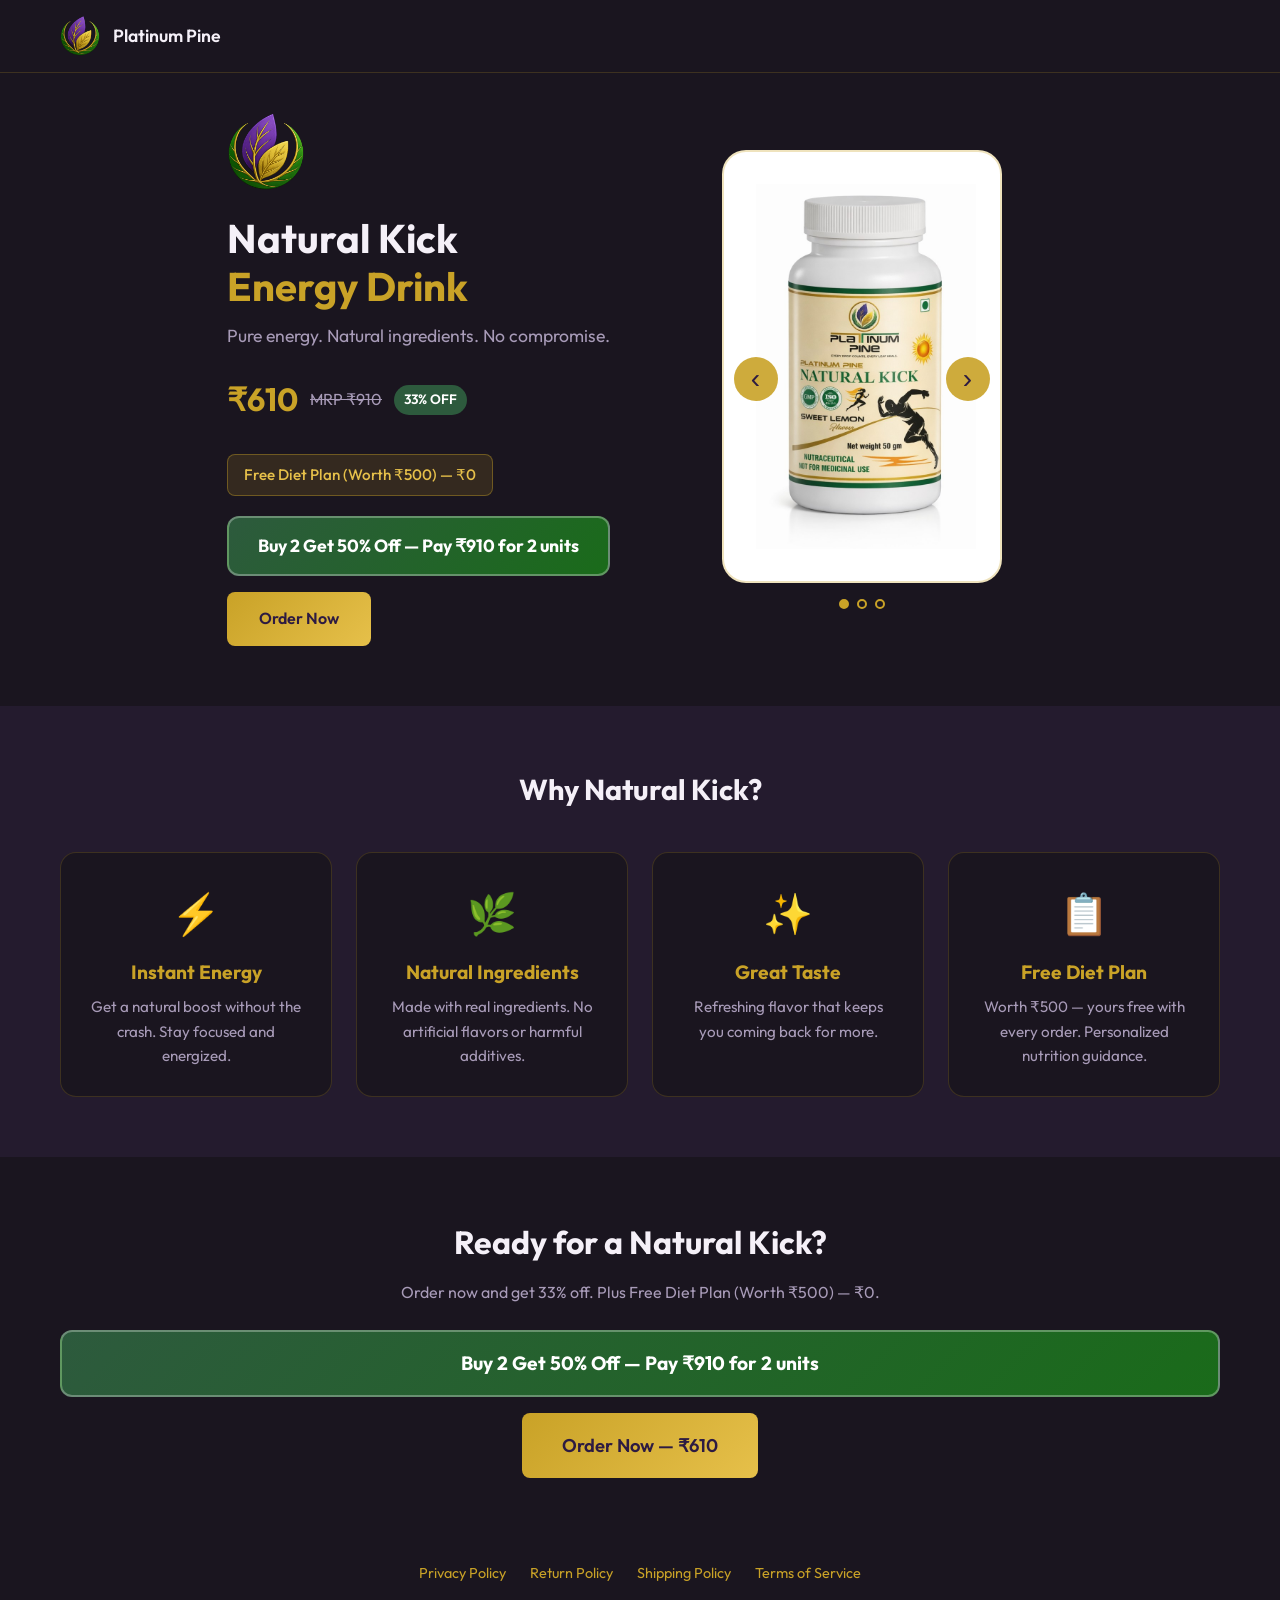
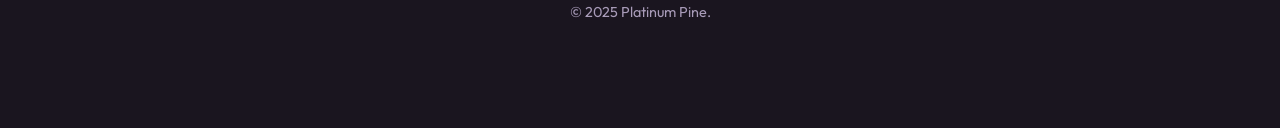
<file: index.html>
<!DOCTYPE html>
<html lang="en">
<head>
  <meta charset="UTF-8">
  <meta name="viewport" content="width=device-width, initial-scale=1.0">
  <meta name="description" content="Natural Kick Energy Drink by Platinum Pine - Pure energy, natural ingredients. Order now at ₹610.">
  <title>Natural Kick Energy Drink | Platinum Pine</title>
  <link rel="preconnect" href="https://fonts.googleapis.com">
  <link rel="preconnect" href="https://fonts.gstatic.com" crossorigin>
  <link href="https://fonts.googleapis.com/css2?family=Outfit:wght@400;500;600;700&display=swap" rel="stylesheet">
  <link rel="stylesheet" href="css/style.css">
  <script src="config.js"></script>
</head>
<body>
  <!-- Meta Pixel - Set metaPixelId in config.js to enable -->

  <header class="header">
    <div class="container">
      <a href="index.html" class="logo">
        <img src="assets/images/platinum-pine-logo.png" alt="Platinum Pine" class="logo-img">
        <span class="logo-text">Platinum Pine</span>
      </a>
    </div>
  </header>

  <main>
    <!-- Hero Section -->
    <section class="hero">
      <div class="container hero-grid">
        <div class="hero-content">
          <img src="assets/images/platinum-pine-logo.png" alt="Platinum Pine" class="hero-logo">
          <h1 class="hero-title">Natural Kick<br><span class="accent">Energy Drink</span></h1>
          <p class="hero-tagline">Pure energy. Natural ingredients. No compromise.</p>
          <div class="hero-price">
            <span class="price-current">₹610</span>
            <span class="price-mrp">MRP ₹910</span>
            <span class="price-badge">33% OFF</span>
          </div>
          <div class="hero-free-offer">
            Free Diet Plan (Worth ₹500) — ₹0
          </div>
          <a href="checkout.html?qty=2" class="buy2-hero-banner cta-order">
            Buy 2 Get 50% Off — Pay ₹910 for 2 units
          </a>
          <a href="checkout.html" class="btn btn-primary cta-order">
            Order Now
          </a>
        </div>
        <div class="hero-visual">
          <div class="product-carousel">
            <div class="carousel-track">
              <div class="product-placeholder carousel-slide active">
                <img src="assets/images/natural-kick-product.png" alt="Natural Kick Energy Drink - Sweet Lemon" class="product-img">
              </div>
              <div class="product-placeholder carousel-slide">
                <img src="assets/images/natural-kick-product-back.png" alt="Natural Kick - Product Details" class="product-img">
              </div>
              <div class="product-placeholder carousel-slide">
                <img src="assets/images/natural-kick-product-side.png" alt="Natural Kick - Ingredients & Nutrition" class="product-img">
              </div>
            </div>
            <button type="button" class="carousel-btn carousel-prev" aria-label="Previous">‹</button>
            <button type="button" class="carousel-btn carousel-next" aria-label="Next">›</button>
            <div class="carousel-dots">
              <button type="button" class="carousel-dot active" data-slide="0" aria-label="Slide 1"></button>
              <button type="button" class="carousel-dot" data-slide="1" aria-label="Slide 2"></button>
              <button type="button" class="carousel-dot" data-slide="2" aria-label="Slide 3"></button>
            </div>
          </div>
        </div>
      </div>
    </section>

    <!-- Benefits Section -->
    <section class="benefits">
      <div class="container">
        <h2 class="section-title">Why Natural Kick?</h2>
        <div class="benefits-grid">
          <div class="benefit-card">
            <div class="benefit-icon">⚡</div>
            <h3>Instant Energy</h3>
            <p>Get a natural boost without the crash. Stay focused and energized.</p>
          </div>
          <div class="benefit-card">
            <div class="benefit-icon">🌿</div>
            <h3>Natural Ingredients</h3>
            <p>Made with real ingredients. No artificial flavors or harmful additives.</p>
          </div>
          <div class="benefit-card">
            <div class="benefit-icon">✨</div>
            <h3>Great Taste</h3>
            <p>Refreshing flavor that keeps you coming back for more.</p>
          </div>
          <div class="benefit-card">
            <div class="benefit-icon">📋</div>
            <h3>Free Diet Plan</h3>
            <p>Worth ₹500 — yours free with every order. Personalized nutrition guidance.</p>
          </div>
        </div>
      </div>
    </section>

    <!-- CTA Section -->
    <section class="cta-section">
      <div class="container">
        <h2 class="cta-title">Ready for a Natural Kick?</h2>
        <p class="cta-subtitle">Order now and get 33% off. Plus Free Diet Plan (Worth ₹500) — ₹0.</p>
        <a href="checkout.html?qty=2" class="buy2-cta-banner cta-order">
          Buy 2 Get 50% Off — Pay ₹910 for 2 units
        </a>
        <a href="checkout.html" class="btn btn-primary btn-large cta-order">
          Order Now — ₹610
        </a>
      </div>
    </section>
  </main>

  <!-- Sticky CTA (Mobile) -->
  <div class="sticky-cta">
    <a href="checkout.html" class="btn btn-primary btn-block cta-order">
      Order Now — ₹610 <span class="sticky-cta-note">Free Diet Plan included</span>
    </a>
  </div>

  <footer class="footer">
    <div class="container">
      <div class="footer-links">
        <a href="privacy-policy.html">Privacy Policy</a>
        <a href="return-policy.html">Return Policy</a>
        <a href="shipping-policy.html">Shipping Policy</a>
        <a href="terms-of-service.html">Terms of Service</a>
      </div>
      <p>&copy; 2025 Platinum Pine.</p>
    </div>
  </footer>

  <script src="js/main.js"></script>
  <script>
    (function() {
      var slides = document.querySelectorAll('.carousel-slide');
      var dots = document.querySelectorAll('.carousel-dot');
      var prev = document.querySelector('.carousel-prev');
      var next = document.querySelector('.carousel-next');
      var current = 0;
      function goTo(n) {
        slides[current].classList.remove('active');
        if (dots[current]) dots[current].classList.remove('active');
        current = (n + slides.length) % slides.length;
        slides[current].classList.add('active');
        if (dots[current]) dots[current].classList.add('active');
      }
      if (prev) prev.onclick = function() { goTo(current - 1); };
      if (next) next.onclick = function() { goTo(current + 1); };
      dots.forEach(function(d, i) { d.onclick = function() { goTo(i); }; });
    })();
  </script>
  <script>
    if (typeof CONFIG !== 'undefined' && CONFIG.metaPixelId && CONFIG.metaPixelId !== 'YOUR_PIXEL_ID') {
      !function(f,b,e,v,n,t,s){if(f.fbq)return;n=f.fbq=function(){n.callMethod?n.callMethod.apply(n,arguments):n.queue.push(arguments)};if(!f._fbq)f._fbq=n;n.push=n;n.loaded=!0;n.version='2.0';n.queue=[];t=b.createElement(e);t.async=!0;t.src=v;s=b.getElementsByTagName(e)[0];s.parentNode.insertBefore(t,s)}(window,document,'script','https://connect.facebook.net/en_US/fbevents.js');
      fbq('init', CONFIG.metaPixelId);
      fbq('track', 'PageView');
      var n=document.createElement('noscript');n.innerHTML='<img height="1" width="1" style="display:none" src="https://www.facebook.com/tr?id='+CONFIG.metaPixelId+'&ev=PageView&noscript=1"/>';document.body.appendChild(n);
    }
  </script>
</body>
</html>
</file>
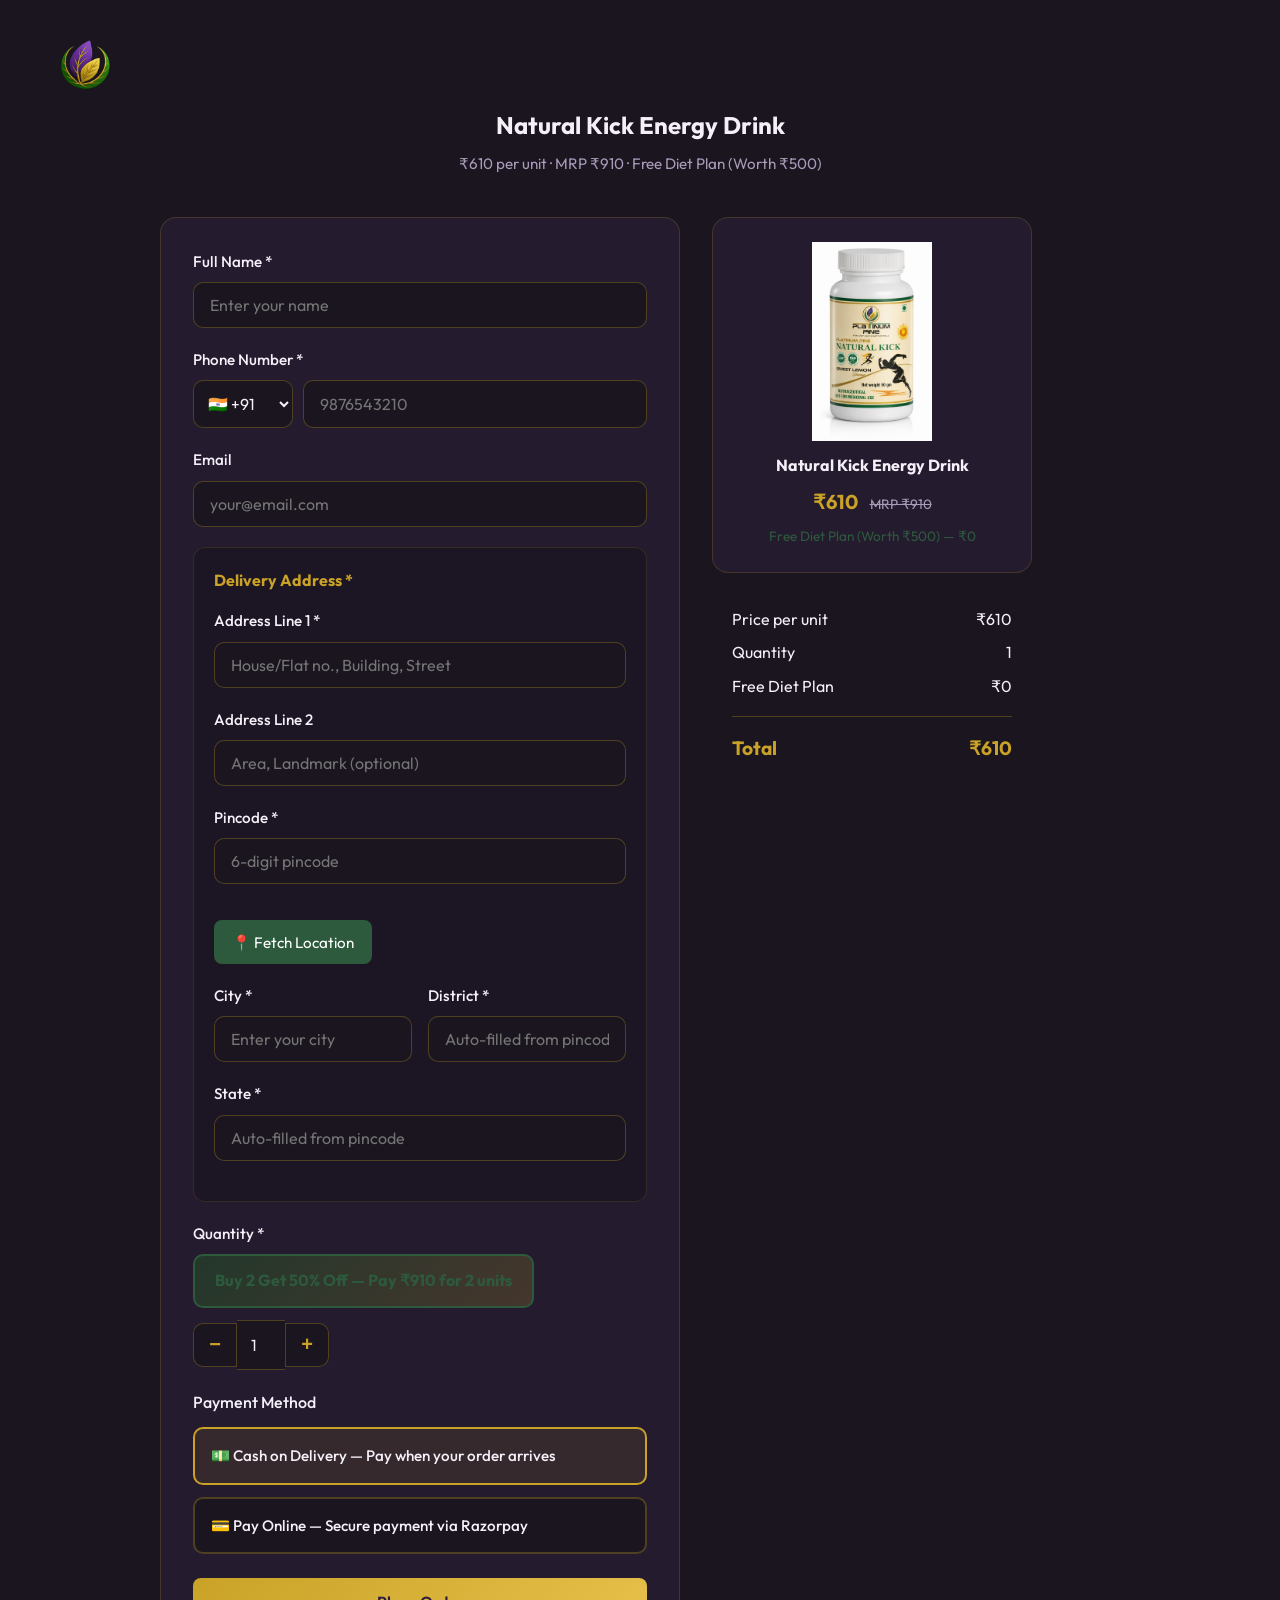
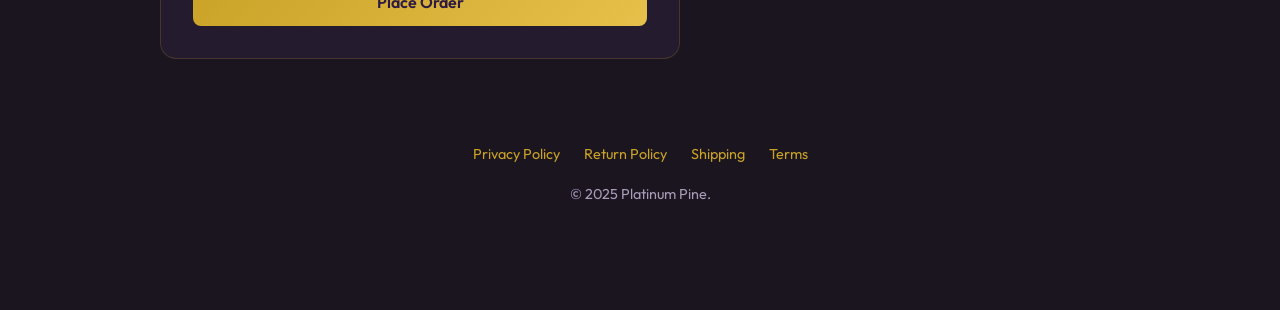
<file: checkout.html>
<!DOCTYPE html>
<html lang="en">
<head>
  <meta charset="UTF-8">
  <meta name="viewport" content="width=device-width, initial-scale=1.0">
  <meta name="description" content="Order Natural Kick Energy Drink - Platinum Pine">
  <title>Order Now | Natural Kick - Platinum Pine</title>
  <link rel="preconnect" href="https://fonts.googleapis.com">
  <link rel="preconnect" href="https://fonts.gstatic.com" crossorigin>
  <link href="https://fonts.googleapis.com/css2?family=Outfit:wght@400;500;600;700&display=swap" rel="stylesheet">
  <link rel="stylesheet" href="css/style.css">
  <script src="https://checkout.razorpay.com/v1/checkout.js"></script>
</head>
<body>
  <script src="config.js"></script>
  <script>
    if (typeof CONFIG !== 'undefined' && CONFIG.metaPixelId && CONFIG.metaPixelId !== 'YOUR_PIXEL_ID' && !window.fbq) {
      !function(f,b,e,v,n,t,s){if(f.fbq)return;n=f.fbq=function(){n.callMethod?n.callMethod.apply(n,arguments):n.queue.push(arguments)};if(!f._fbq)f._fbq=n;n.push=n;n.loaded=!0;n.version='2.0';n.queue=[];t=b.createElement(e);t.async=!0;t.src=v;s=b.getElementsByTagName(e)[0];s.parentNode.insertBefore(t,s)}(window,document,'script','https://connect.facebook.net/en_US/fbevents.js');
      fbq('init', CONFIG.metaPixelId);
      fbq('track', 'PageView');
    }
  </script>
  <div class="checkout-page">
    <div class="container">
      <div class="checkout-header">
        <a href="index.html" class="logo">
          <img src="assets/images/platinum-pine-logo.png" alt="Platinum Pine" class="logo-img">
        </a>
        <h1 class="checkout-title">Natural Kick Energy Drink</h1>
        <p class="checkout-subtitle">₹610 per unit · MRP ₹910 · Free Diet Plan (Worth ₹500)</p>
      </div>

      <div class="checkout-layout">
        <form id="order-form" class="order-form">
        <div class="form-group">
          <label for="name">Full Name *</label>
          <input type="text" id="name" name="name" required placeholder="Enter your name">
        </div>
        <div class="form-group">
          <label for="phone">Phone Number *</label>
          <div class="phone-input-group">
            <select id="phone_country" name="phone_country" class="phone-country">
              <option value="+91" selected>🇮🇳 +91</option>
              <option value="+1">🇺🇸 +1</option>
              <option value="+44">🇬🇧 +44</option>
              <option value="+971">🇦🇪 +971</option>
            </select>
            <input type="tel" id="phone" name="phone" required placeholder="9876543210" maxlength="10" inputmode="numeric" pattern="[0-9]{10}">
          </div>
        </div>
        <div class="form-group">
          <label for="email">Email</label>
          <input type="email" id="email" name="email" placeholder="your@email.com">
        </div>

        <div class="address-section">
          <h3 class="address-section-title">Delivery Address *</h3>
          <div class="form-group">
            <label for="address_line1">Address Line 1 *</label>
            <input type="text" id="address_line1" name="address_line1" required placeholder="House/Flat no., Building, Street">
          </div>
          <div class="form-group">
            <label for="address_line2">Address Line 2</label>
            <input type="text" id="address_line2" name="address_line2" placeholder="Area, Landmark (optional)">
          </div>
          <div class="form-group form-group-pincode">
            <label for="pincode">Pincode *</label>
            <input type="text" id="pincode" name="pincode" required placeholder="6-digit pincode" maxlength="6" pattern="[0-9]{6}" inputmode="numeric">
            <span class="pincode-status" id="pincode-status"></span>
            <button type="button" class="btn-fetch-location" id="fetch-location-btn" title="Fetch location from pincode">📍 Fetch Location</button>
          </div>
          <div class="form-row">
            <div class="form-group">
              <label for="city">City *</label>
              <input type="text" id="city" name="city" required placeholder="Enter your city">
            </div>
            <div class="form-group">
              <label for="district">District *</label>
              <input type="text" id="district" name="district" required placeholder="Auto-filled from pincode">
            </div>
          </div>
          <div class="form-group">
            <label for="state">State *</label>
            <input type="text" id="state" name="state" required placeholder="Auto-filled from pincode">
          </div>
        </div>

        <div class="form-group form-group-quantity">
          <label for="quantity">Quantity *</label>
          <a href="checkout.html?qty=2" class="buy2-offer-badge" id="buy2-offer-badge">Buy 2 Get 50% Off — Pay ₹910 for 2 units</a>
          <div class="quantity-selector">
            <button type="button" class="qty-btn" id="qty-minus" aria-label="Decrease">−</button>
            <input type="number" id="quantity" name="quantity" value="1" min="1" max="10" inputmode="numeric">
            <button type="button" class="qty-btn" id="qty-plus" aria-label="Increase">+</button>
          </div>
          <p id="buy2-congrats-hint" class="buy2-congrats-hint" style="display:none">You're saving ₹910! Total: ₹910 for 2 units</p>
        </div>

        <div class="order-summary">
          <p><span>Price per unit</span><span id="price-per-unit-display">₹610</span></p>
          <p><span>Quantity</span><span id="qty-display">1</span></p>
          <p id="order-discount-row" style="display:none"><span>50% off (Buy 2)</span><span><s>₹1820</s> ₹910</span></p>
          <p><span>Free Diet Plan</span><span>₹0</span></p>
          <p class="total"><span>Total</span><span id="order-total">₹610</span></p>
        </div>

        <div class="payment-method">
          <label>Payment Method</label>
          <label class="payment-option selected" data-method="cod">
            <input type="radio" name="payment_method" value="cod" checked>
            <span class="payment-label">💵 Cash on Delivery — Pay when your order arrives</span>
          </label>
          <label class="payment-option" data-method="online">
            <input type="radio" name="payment_method" value="online">
            <span class="payment-label">💳 Pay Online — Secure payment via Razorpay</span>
          </label>
        </div>

        <button type="submit" class="btn btn-primary btn-block">
          Place Order
        </button>
      </form>

        <aside class="checkout-sidebar">
          <div class="sidebar-product">
            <img src="assets/images/natural-kick-product.png" alt="Natural Kick" class="sidebar-product-img">
            <h3>Natural Kick Energy Drink</h3>
            <p class="sidebar-price">₹610 <span class="mrp">MRP ₹910</span></p>
            <p class="sidebar-free-offer">Free Diet Plan (Worth ₹500) — ₹0</p>
          </div>
          <div class="order-summary order-summary-sidebar">
            <p><span>Price per unit</span><span id="price-per-unit-sidebar">₹610</span></p>
            <p><span>Quantity</span><span id="qty-display-sidebar">1</span></p>
            <p id="order-discount-row-sidebar" style="display:none"><span>50% off (Buy 2)</span><span><s>₹1820</s> ₹910</span></p>
            <p><span>Free Diet Plan</span><span>₹0</span></p>
            <p class="total"><span>Total</span><span id="order-total-sidebar">₹610</span></p>
          </div>
        </aside>
      </div>
    </div>
  </div>

  <footer class="footer footer-checkout">
    <div class="container">
      <div class="footer-links">
        <a href="privacy-policy.html">Privacy Policy</a>
        <a href="return-policy.html">Return Policy</a>
        <a href="shipping-policy.html">Shipping</a>
        <a href="terms-of-service.html">Terms</a>
      </div>
      <p>&copy; 2025 Platinum Pine.</p>
    </div>
  </footer>

  <script src="js/main.js"></script>
  <script>
    if (typeof trackEvent === 'function') trackEvent('InitiateCheckout', { content_name: 'Natural Kick Energy Drink' });
  </script>
  <script>
    // Quantity +/- buttons - main.js updateTotal handles all display updates
    var qtyInput = document.getElementById('quantity');
    document.getElementById('qty-minus').addEventListener('click', function() {
      var v = parseInt(qtyInput.value) || 1;
      if (v > 1) { qtyInput.value = v - 1; qtyInput.dispatchEvent(new Event('change')); }
    });
    document.getElementById('qty-plus').addEventListener('click', function() {
      var v = parseInt(qtyInput.value) || 1;
      if (v < 10) { qtyInput.value = v + 1; qtyInput.dispatchEvent(new Event('change')); }
    });
  </script>
</body>
</html>
</file>
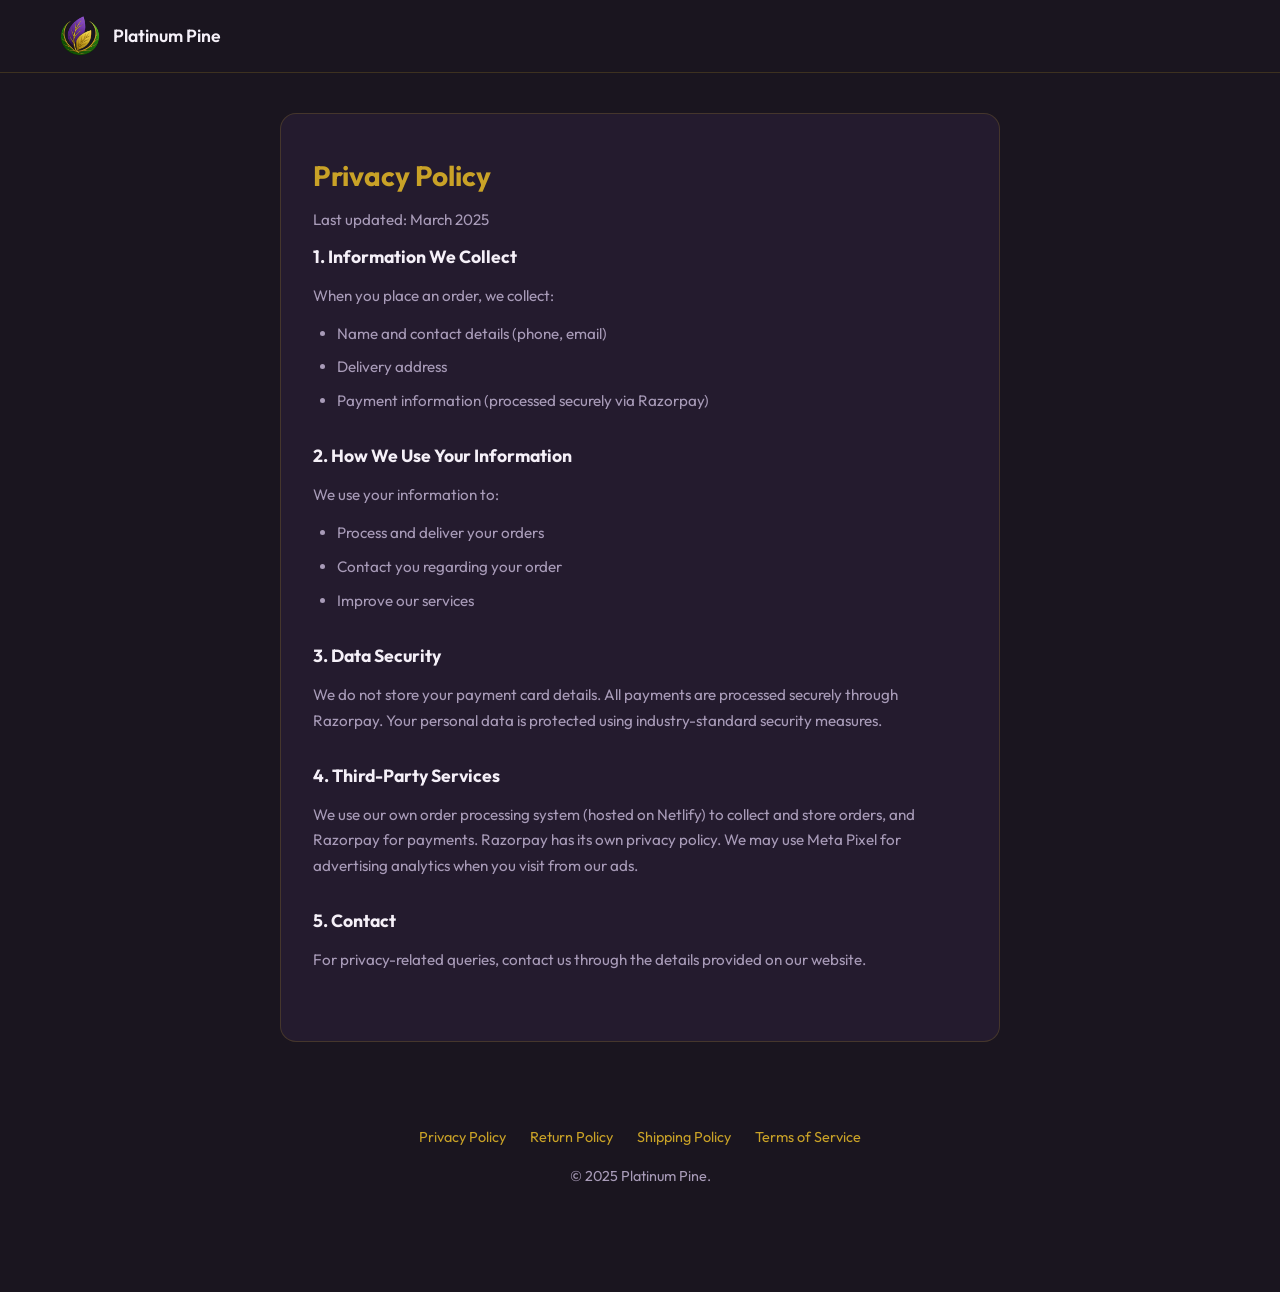
<file: privacy-policy.html>
<!DOCTYPE html>
<html lang="en">
<head>
  <meta charset="UTF-8">
  <meta name="viewport" content="width=device-width, initial-scale=1.0">
  <meta name="description" content="Privacy Policy - Platinum Pine">
  <title>Privacy Policy | Platinum Pine</title>
  <link rel="preconnect" href="https://fonts.googleapis.com">
  <link rel="preconnect" href="https://fonts.gstatic.com" crossorigin>
  <link href="https://fonts.googleapis.com/css2?family=Outfit:wght@400;500;600;700&display=swap" rel="stylesheet">
  <link rel="stylesheet" href="css/style.css">
</head>
<body>
  <header class="header">
    <div class="container">
      <a href="index.html" class="logo">
        <img src="assets/images/platinum-pine-logo.png" alt="Platinum Pine" class="logo-img">
        <span class="logo-text">Platinum Pine</span>
      </a>
    </div>
  </header>

  <main class="policy-page">
    <div class="container">
      <div class="policy-content">
        <h1>Privacy Policy</h1>
        <p class="policy-updated">Last updated: March 2025</p>

        <section>
          <h2>1. Information We Collect</h2>
          <p>When you place an order, we collect:</p>
          <ul>
            <li>Name and contact details (phone, email)</li>
            <li>Delivery address</li>
            <li>Payment information (processed securely via Razorpay)</li>
          </ul>
        </section>

        <section>
          <h2>2. How We Use Your Information</h2>
          <p>We use your information to:</p>
          <ul>
            <li>Process and deliver your orders</li>
            <li>Contact you regarding your order</li>
            <li>Improve our services</li>
          </ul>
        </section>

        <section>
          <h2>3. Data Security</h2>
          <p>We do not store your payment card details. All payments are processed securely through Razorpay. Your personal data is protected using industry-standard security measures.</p>
        </section>

        <section>
          <h2>4. Third-Party Services</h2>
          <p>We use our own order processing system (hosted on Netlify) to collect and store orders, and Razorpay for payments. Razorpay has its own privacy policy. We may use Meta Pixel for advertising analytics when you visit from our ads.</p>
        </section>

        <section>
          <h2>5. Contact</h2>
          <p>For privacy-related queries, contact us through the details provided on our website.</p>
        </section>
      </div>
    </div>
  </main>

  <footer class="footer">
    <div class="container">
      <div class="footer-links">
        <a href="privacy-policy.html">Privacy Policy</a>
        <a href="return-policy.html">Return Policy</a>
        <a href="shipping-policy.html">Shipping Policy</a>
        <a href="terms-of-service.html">Terms of Service</a>
      </div>
      <p>&copy; 2025 Platinum Pine.</p>
    </div>
  </footer>
</body>
</html>
</file>
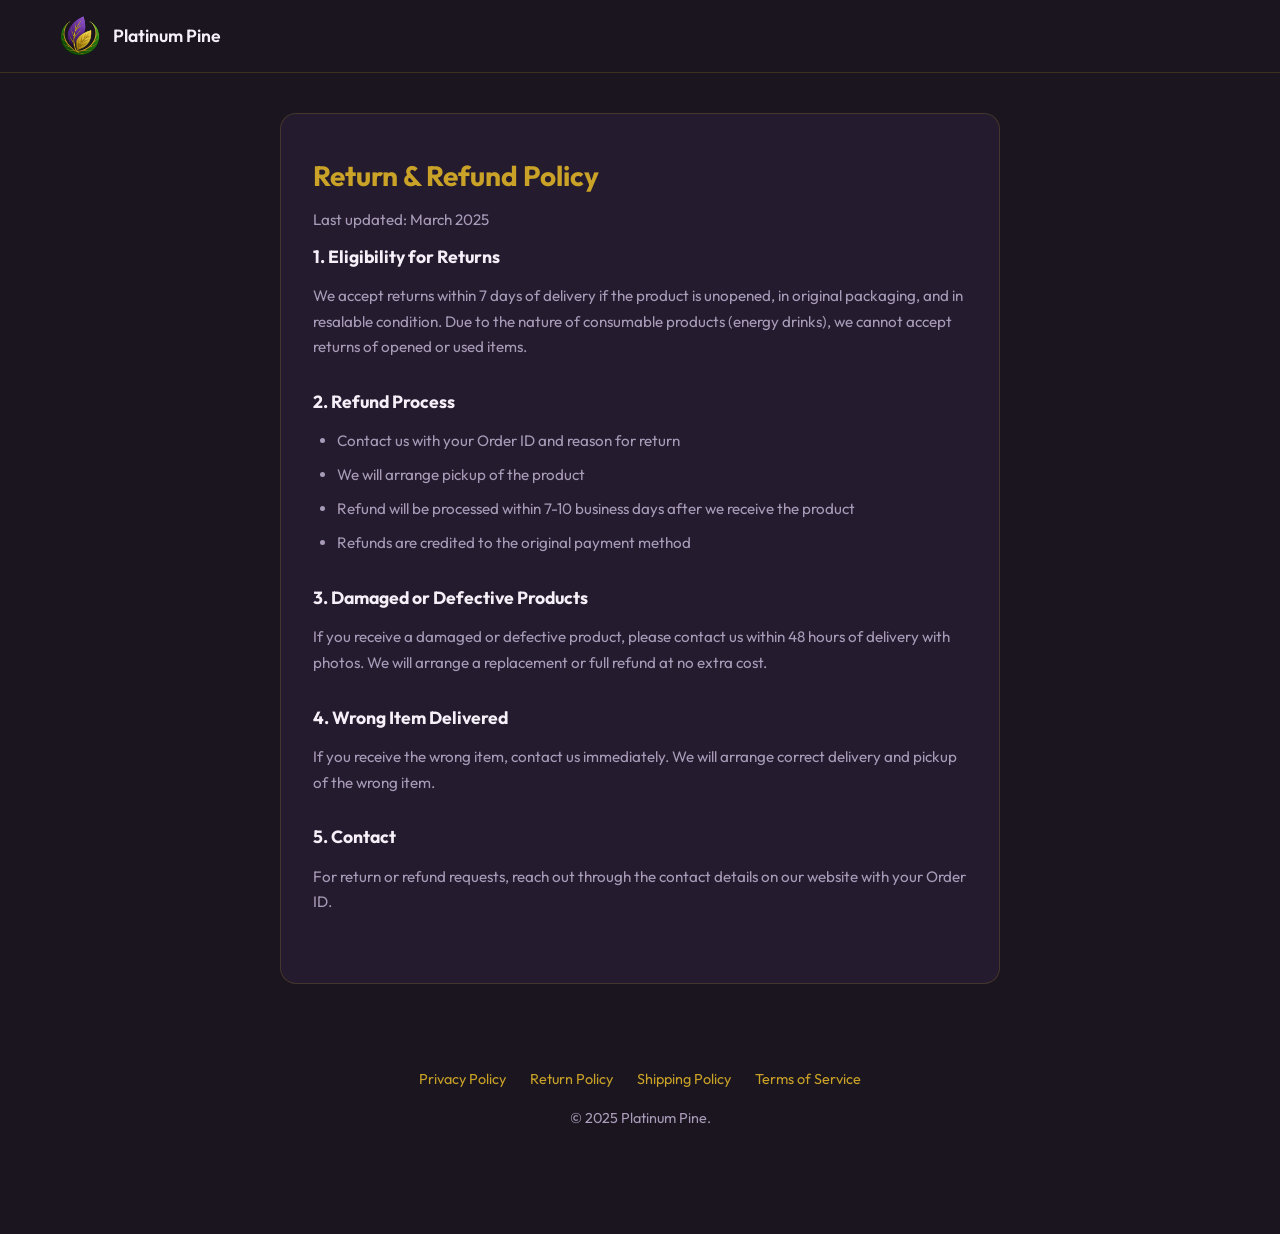
<file: return-policy.html>
<!DOCTYPE html>
<html lang="en">
<head>
  <meta charset="UTF-8">
  <meta name="viewport" content="width=device-width, initial-scale=1.0">
  <meta name="description" content="Return & Refund Policy - Platinum Pine">
  <title>Return Policy | Platinum Pine</title>
  <link rel="preconnect" href="https://fonts.googleapis.com">
  <link rel="preconnect" href="https://fonts.gstatic.com" crossorigin>
  <link href="https://fonts.googleapis.com/css2?family=Outfit:wght@400;500;600;700&display=swap" rel="stylesheet">
  <link rel="stylesheet" href="css/style.css">
</head>
<body>
  <header class="header">
    <div class="container">
      <a href="index.html" class="logo">
        <img src="assets/images/platinum-pine-logo.png" alt="Platinum Pine" class="logo-img">
        <span class="logo-text">Platinum Pine</span>
      </a>
    </div>
  </header>

  <main class="policy-page">
    <div class="container">
      <div class="policy-content">
        <h1>Return & Refund Policy</h1>
        <p class="policy-updated">Last updated: March 2025</p>

        <section>
          <h2>1. Eligibility for Returns</h2>
          <p>We accept returns within 7 days of delivery if the product is unopened, in original packaging, and in resalable condition. Due to the nature of consumable products (energy drinks), we cannot accept returns of opened or used items.</p>
        </section>

        <section>
          <h2>2. Refund Process</h2>
          <ul>
            <li>Contact us with your Order ID and reason for return</li>
            <li>We will arrange pickup of the product</li>
            <li>Refund will be processed within 7-10 business days after we receive the product</li>
            <li>Refunds are credited to the original payment method</li>
          </ul>
        </section>

        <section>
          <h2>3. Damaged or Defective Products</h2>
          <p>If you receive a damaged or defective product, please contact us within 48 hours of delivery with photos. We will arrange a replacement or full refund at no extra cost.</p>
        </section>

        <section>
          <h2>4. Wrong Item Delivered</h2>
          <p>If you receive the wrong item, contact us immediately. We will arrange correct delivery and pickup of the wrong item.</p>
        </section>

        <section>
          <h2>5. Contact</h2>
          <p>For return or refund requests, reach out through the contact details on our website with your Order ID.</p>
        </section>
      </div>
    </div>
  </main>

  <footer class="footer">
    <div class="container">
      <div class="footer-links">
        <a href="privacy-policy.html">Privacy Policy</a>
        <a href="return-policy.html">Return Policy</a>
        <a href="shipping-policy.html">Shipping Policy</a>
        <a href="terms-of-service.html">Terms of Service</a>
      </div>
      <p>&copy; 2025 Platinum Pine.</p>
    </div>
  </footer>
</body>
</html>
</file>
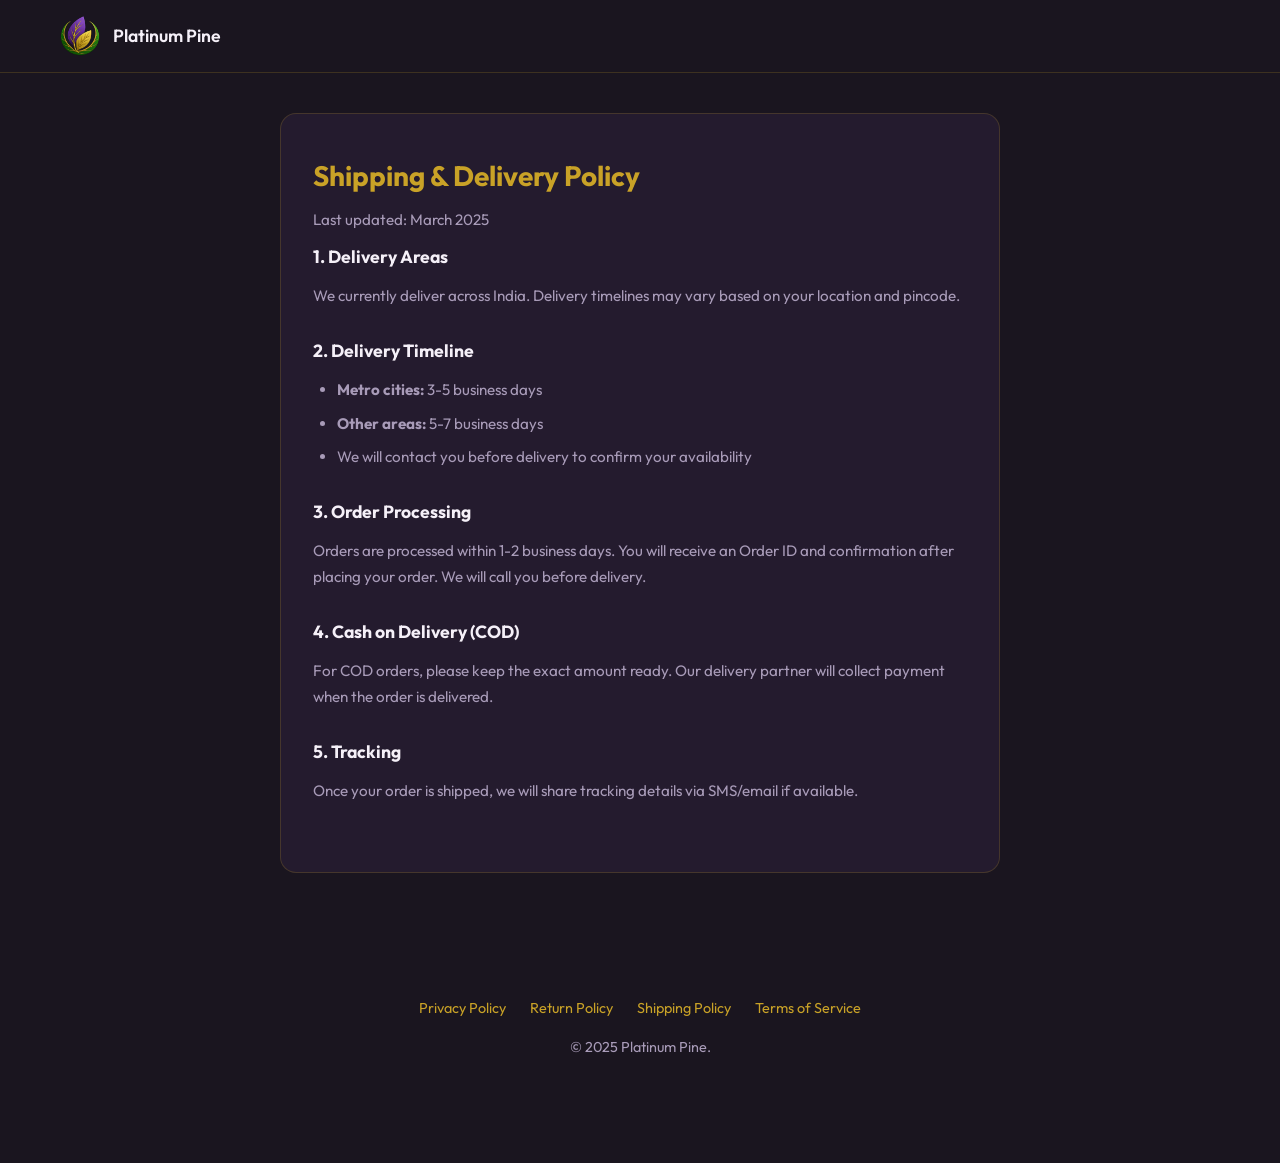
<file: shipping-policy.html>
<!DOCTYPE html>
<html lang="en">
<head>
  <meta charset="UTF-8">
  <meta name="viewport" content="width=device-width, initial-scale=1.0">
  <meta name="description" content="Shipping & Delivery Policy - Platinum Pine">
  <title>Shipping Policy | Platinum Pine</title>
  <link rel="preconnect" href="https://fonts.googleapis.com">
  <link rel="preconnect" href="https://fonts.gstatic.com" crossorigin>
  <link href="https://fonts.googleapis.com/css2?family=Outfit:wght@400;500;600;700&display=swap" rel="stylesheet">
  <link rel="stylesheet" href="css/style.css">
</head>
<body>
  <header class="header">
    <div class="container">
      <a href="index.html" class="logo">
        <img src="assets/images/platinum-pine-logo.png" alt="Platinum Pine" class="logo-img">
        <span class="logo-text">Platinum Pine</span>
      </a>
    </div>
  </header>

  <main class="policy-page">
    <div class="container">
      <div class="policy-content">
        <h1>Shipping & Delivery Policy</h1>
        <p class="policy-updated">Last updated: March 2025</p>

        <section>
          <h2>1. Delivery Areas</h2>
          <p>We currently deliver across India. Delivery timelines may vary based on your location and pincode.</p>
        </section>

        <section>
          <h2>2. Delivery Timeline</h2>
          <ul>
            <li><strong>Metro cities:</strong> 3-5 business days</li>
            <li><strong>Other areas:</strong> 5-7 business days</li>
            <li>We will contact you before delivery to confirm your availability</li>
          </ul>
        </section>

        <section>
          <h2>3. Order Processing</h2>
          <p>Orders are processed within 1-2 business days. You will receive an Order ID and confirmation after placing your order. We will call you before delivery.</p>
        </section>

        <section>
          <h2>4. Cash on Delivery (COD)</h2>
          <p>For COD orders, please keep the exact amount ready. Our delivery partner will collect payment when the order is delivered.</p>
        </section>

        <section>
          <h2>5. Tracking</h2>
          <p>Once your order is shipped, we will share tracking details via SMS/email if available.</p>
        </section>
      </div>
    </div>
  </main>

  <footer class="footer">
    <div class="container">
      <div class="footer-links">
        <a href="privacy-policy.html">Privacy Policy</a>
        <a href="return-policy.html">Return Policy</a>
        <a href="shipping-policy.html">Shipping Policy</a>
        <a href="terms-of-service.html">Terms of Service</a>
      </div>
      <p>&copy; 2025 Platinum Pine.</p>
    </div>
  </footer>
</body>
</html>
</file>
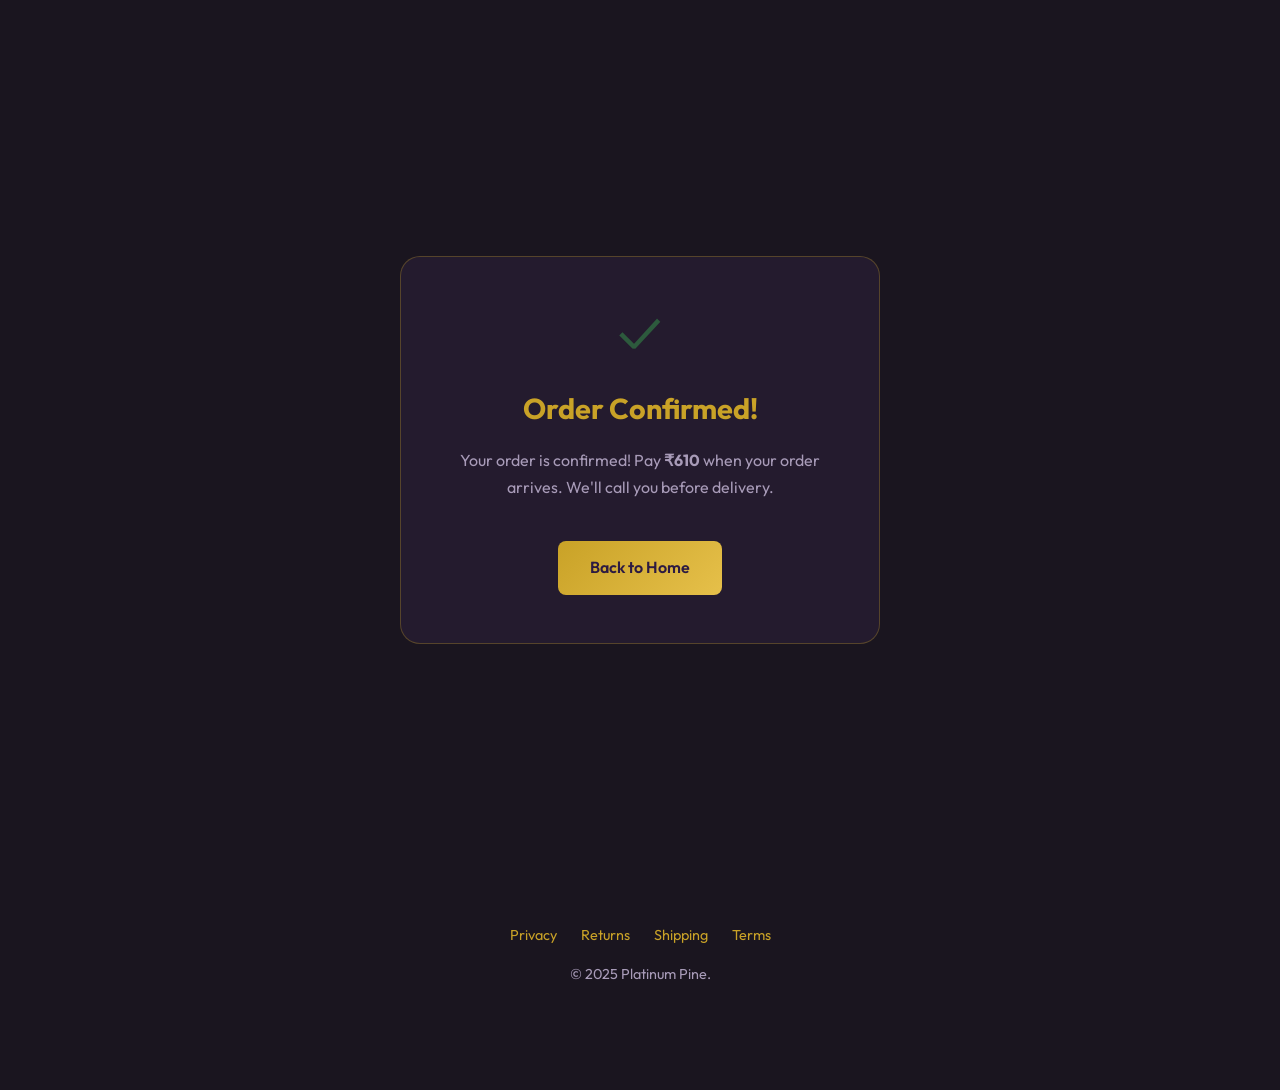
<file: success.html>
<!DOCTYPE html>
<html lang="en">
<head>
  <meta charset="UTF-8">
  <meta name="viewport" content="width=device-width, initial-scale=1.0">
  <title>Order Confirmed | Platinum Pine</title>
  <link rel="preconnect" href="https://fonts.googleapis.com">
  <link rel="preconnect" href="https://fonts.gstatic.com" crossorigin>
  <link href="https://fonts.googleapis.com/css2?family=Outfit:wght@400;500;600;700&display=swap" rel="stylesheet">
  <link rel="stylesheet" href="css/style.css">
</head>
<body>
  <script src="config.js"></script>
  <script>
    if (typeof CONFIG !== 'undefined' && CONFIG.metaPixelId && CONFIG.metaPixelId !== 'YOUR_PIXEL_ID' && !window.fbq) {
      !function(f,b,e,v,n,t,s){if(f.fbq)return;n=f.fbq=function(){n.callMethod?n.callMethod.apply(n,arguments):n.queue.push(arguments)};if(!f._fbq)f._fbq=n;n.push=n;n.loaded=!0;n.version='2.0';n.queue=[];t=b.createElement(e);t.async=!0;t.src=v;s=b.getElementsByTagName(e)[0];s.parentNode.insertBefore(t,s)}(window,document,'script','https://connect.facebook.net/en_US/fbevents.js');
      fbq('init', CONFIG.metaPixelId);
      fbq('track', 'PageView');
    }
  </script>
  <div class="success-page">
    <div class="success-card">
      <div class="success-icon">✓</div>
      <h1 class="success-title">Order Confirmed!</h1>
      <div class="order-id-block hidden">
        <p class="order-id-label">Your Order ID</p>
        <p id="order-id-display" class="order-id-value"></p>
        <p class="order-id-note">Save this ID for order tracking.</p>
      </div>
      <div id="success-congrats-buy2" class="success-congrats-buy2 hidden">
        <p class="success-congrats-title">Congratulations!</p>
        <p class="success-congrats-text">You got 50% off — 2 units for just ₹910!</p>
      </div>
      <p id="success-message" class="success-message">
        Your order is confirmed! Pay ₹610 when your order arrives. We'll call you before delivery.
      </p>
      <a href="index.html" class="btn btn-primary">Back to Home</a>
    </div>
  </div>

  <footer class="footer">
    <div class="container">
      <div class="footer-links">
        <a href="privacy-policy.html">Privacy</a>
        <a href="return-policy.html">Returns</a>
        <a href="shipping-policy.html">Shipping</a>
        <a href="terms-of-service.html">Terms</a>
      </div>
      <p>&copy; 2025 Platinum Pine.</p>
    </div>
  </footer>

  <script src="js/main.js"></script>
</body>
</html>
</file>
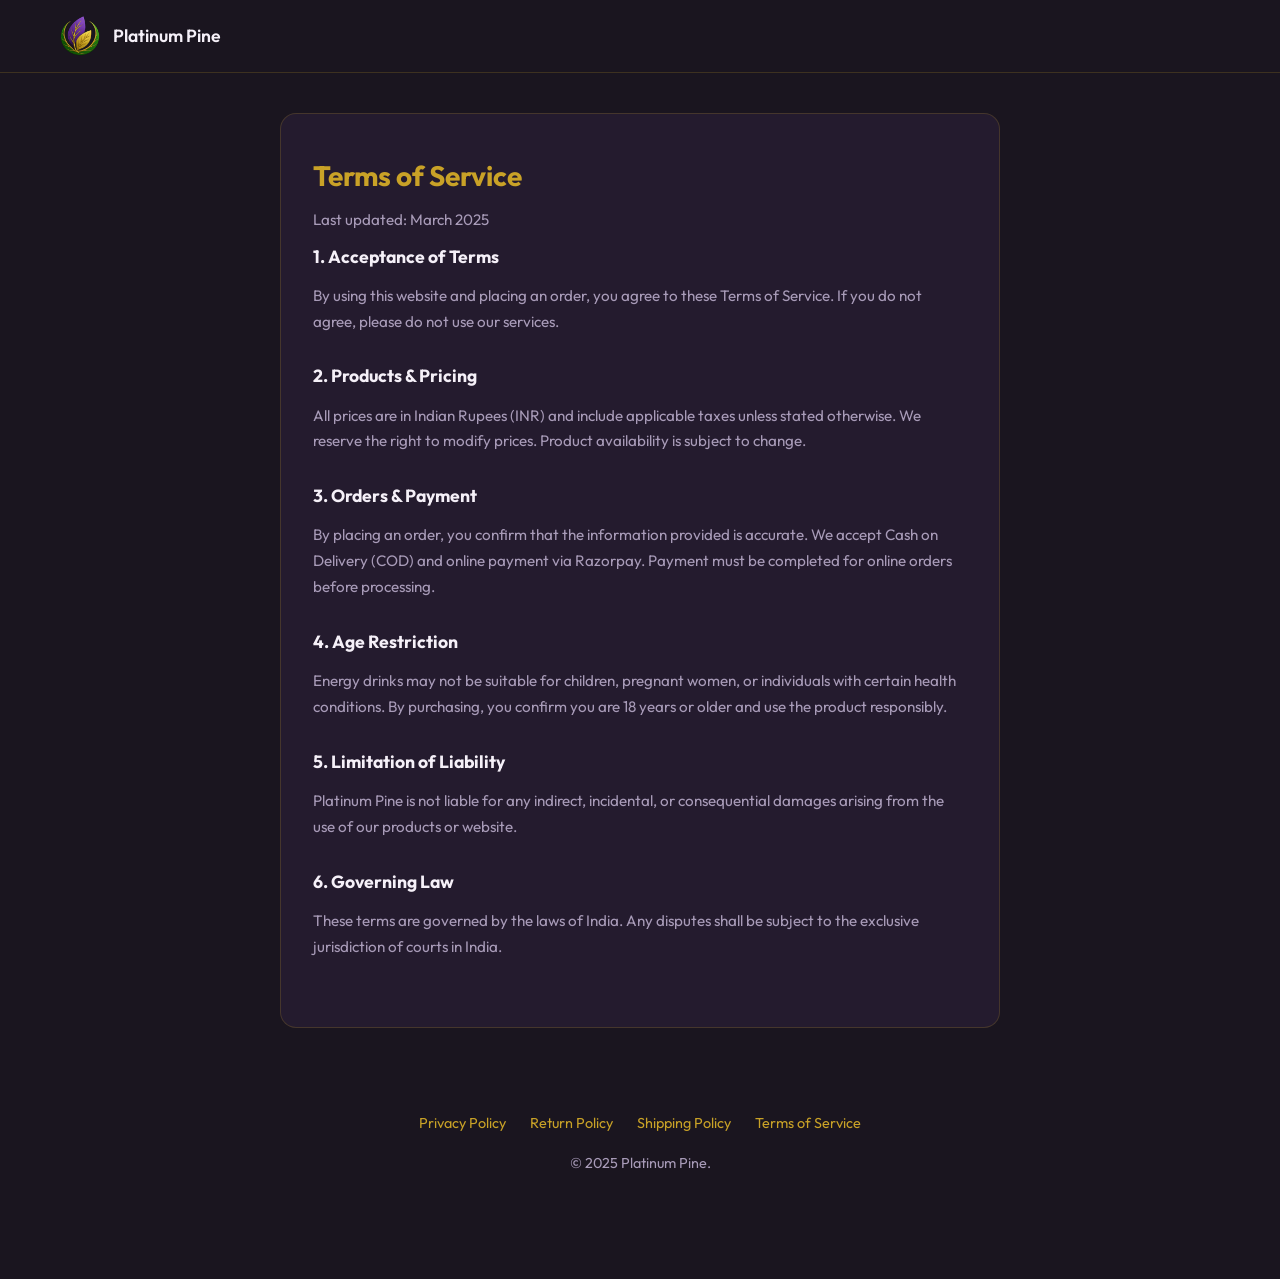
<file: terms-of-service.html>
<!DOCTYPE html>
<html lang="en">
<head>
  <meta charset="UTF-8">
  <meta name="viewport" content="width=device-width, initial-scale=1.0">
  <meta name="description" content="Terms of Service - Platinum Pine">
  <title>Terms of Service | Platinum Pine</title>
  <link rel="preconnect" href="https://fonts.googleapis.com">
  <link rel="preconnect" href="https://fonts.gstatic.com" crossorigin>
  <link href="https://fonts.googleapis.com/css2?family=Outfit:wght@400;500;600;700&display=swap" rel="stylesheet">
  <link rel="stylesheet" href="css/style.css">
</head>
<body>
  <header class="header">
    <div class="container">
      <a href="index.html" class="logo">
        <img src="assets/images/platinum-pine-logo.png" alt="Platinum Pine" class="logo-img">
        <span class="logo-text">Platinum Pine</span>
      </a>
    </div>
  </header>

  <main class="policy-page">
    <div class="container">
      <div class="policy-content">
        <h1>Terms of Service</h1>
        <p class="policy-updated">Last updated: March 2025</p>

        <section>
          <h2>1. Acceptance of Terms</h2>
          <p>By using this website and placing an order, you agree to these Terms of Service. If you do not agree, please do not use our services.</p>
        </section>

        <section>
          <h2>2. Products & Pricing</h2>
          <p>All prices are in Indian Rupees (INR) and include applicable taxes unless stated otherwise. We reserve the right to modify prices. Product availability is subject to change.</p>
        </section>

        <section>
          <h2>3. Orders & Payment</h2>
          <p>By placing an order, you confirm that the information provided is accurate. We accept Cash on Delivery (COD) and online payment via Razorpay. Payment must be completed for online orders before processing.</p>
        </section>

        <section>
          <h2>4. Age Restriction</h2>
          <p>Energy drinks may not be suitable for children, pregnant women, or individuals with certain health conditions. By purchasing, you confirm you are 18 years or older and use the product responsibly.</p>
        </section>

        <section>
          <h2>5. Limitation of Liability</h2>
          <p>Platinum Pine is not liable for any indirect, incidental, or consequential damages arising from the use of our products or website.</p>
        </section>

        <section>
          <h2>6. Governing Law</h2>
          <p>These terms are governed by the laws of India. Any disputes shall be subject to the exclusive jurisdiction of courts in India.</p>
        </section>
      </div>
    </div>
  </main>

  <footer class="footer">
    <div class="container">
      <div class="footer-links">
        <a href="privacy-policy.html">Privacy Policy</a>
        <a href="return-policy.html">Return Policy</a>
        <a href="shipping-policy.html">Shipping Policy</a>
        <a href="terms-of-service.html">Terms of Service</a>
      </div>
      <p>&copy; 2025 Platinum Pine.</p>
    </div>
  </footer>
</body>
</html>
</file>
<file: css/style.css>
/* Platinum Pine - Natural Kick Landing Page */
/* Colors: deep purple, gold, green (logo palette) */

:root {
  --purple: #4a2c6a;
  --purple-dark: #2d1b42;
  --gold: #c9a227;
  --gold-light: #e6c04a;
  --green: #2d5a3d;
  --green-bright: #3d7a52;
  --bg-dark: #1a151f;
  --bg-card: #241b2e;
  --text: #f5f0f8;
  --text-muted: #a89bb8;
}

* {
  margin: 0;
  padding: 0;
  box-sizing: border-box;
}

html {
  scroll-behavior: smooth;
}

body {
  font-family: 'Outfit', sans-serif;
  background: var(--bg-dark);
  color: var(--text);
  line-height: 1.6;
  padding-bottom: 80px; /* space for sticky CTA */
}

.container {
  max-width: 1200px;
  margin: 0 auto;
  padding: 0 20px;
}

/* Header */
.header {
  padding: 16px 0;
  border-bottom: 1px solid rgba(201, 162, 39, 0.2);
}

.logo {
  display: flex;
  align-items: center;
  gap: 12px;
  text-decoration: none;
  color: var(--text);
  font-weight: 600;
  font-size: 1.1rem;
}

.logo-img {
  height: 40px;
  width: auto;
}

/* Hero */
.hero {
  padding: 40px 0 60px;
  min-height: 70vh;
  display: flex;
  align-items: center;
}

.hero-grid {
  display: grid;
  grid-template-columns: 1fr;
  gap: 40px;
  align-items: center;
}

@media (min-width: 768px) {
  .hero-grid {
    grid-template-columns: 1fr 1fr;
    gap: 60px;
  }
}

.hero-logo {
  width: 80px;
  height: auto;
  margin-bottom: 16px;
}

.hero-title {
  font-size: 2.5rem;
  font-weight: 700;
  line-height: 1.2;
  margin-bottom: 12px;
}

.hero-title .accent {
  color: var(--gold);
}

.hero-tagline {
  font-size: 1.1rem;
  color: var(--text-muted);
  margin-bottom: 24px;
}

.hero-price {
  display: flex;
  align-items: center;
  gap: 12px;
  margin-bottom: 28px;
  flex-wrap: wrap;
}

.price-current {
  font-size: 2rem;
  font-weight: 700;
  color: var(--gold);
}

.price-mrp {
  font-size: 1rem;
  color: var(--text-muted);
  text-decoration: line-through;
}

.price-badge {
  background: var(--green);
  color: white;
  padding: 4px 10px;
  border-radius: 20px;
  font-size: 0.85rem;
  font-weight: 600;
}

.hero-free-offer {
  display: inline-block;
  margin-bottom: 20px;
  padding: 8px 16px;
  background: rgba(201, 162, 39, 0.15);
  border: 1px solid rgba(201, 162, 39, 0.4);
  border-radius: 8px;
  font-size: 0.95rem;
  color: var(--gold-light);
  font-weight: 500;
}

/* Buttons */
.btn {
  display: inline-block;
  padding: 14px 32px;
  font-size: 1rem;
  font-weight: 600;
  text-decoration: none;
  border-radius: 8px;
  transition: all 0.2s;
  cursor: pointer;
  border: none;
  font-family: inherit;
}

.btn-primary {
  background: linear-gradient(135deg, var(--gold) 0%, var(--gold-light) 100%);
  color: var(--purple-dark);
}

.btn-primary:hover {
  transform: translateY(-2px);
  box-shadow: 0 8px 24px rgba(201, 162, 39, 0.4);
}

.btn-large {
  padding: 18px 40px;
  font-size: 1.15rem;
}

.btn-block {
  display: block;
  text-align: center;
  width: 100%;
  min-height: 52px;
  padding: 16px 24px;
}

@media (min-width: 768px) {
  .btn-block {
    min-height: 48px;
    padding: 14px 24px;
  }
}

/* Hero Visual */
.hero-visual {
  display: flex;
  justify-content: center;
  align-items: center;
}

/* Product Carousel */
.product-carousel {
  position: relative;
  max-width: 340px;
  margin: 0 auto;
}

.carousel-track {
  position: relative;
  overflow: hidden;
}

.carousel-slide {
  display: none;
  background: #fff;
  border: 2px solid rgba(201, 162, 39, 0.3);
  border-radius: 24px;
  padding: 24px;
  text-align: center;
}

.carousel-slide.active {
  display: block;
  animation: carouselFade 0.4s ease;
}

@keyframes carouselFade {
  from { opacity: 0; }
  to { opacity: 1; }
}

.carousel-btn {
  position: absolute;
  top: 50%;
  transform: translateY(-50%);
  width: 40px;
  height: 40px;
  border: none;
  border-radius: 50%;
  background: rgba(201, 162, 39, 0.9);
  color: var(--purple-dark);
  font-size: 1.5rem;
  cursor: pointer;
  z-index: 2;
  transition: background 0.2s;
}

.carousel-btn:hover {
  background: var(--gold-light);
}

.carousel-prev { left: 8px; }
.carousel-next { right: 8px; }

.carousel-dots {
  display: flex;
  justify-content: center;
  gap: 8px;
  margin-top: 16px;
}

.carousel-dot {
  width: 10px;
  height: 10px;
  border-radius: 50%;
  border: 2px solid var(--gold);
  background: transparent;
  cursor: pointer;
  transition: all 0.2s;
}

.carousel-dot.active {
  background: var(--gold);
}

.product-placeholder {
  background: #fff;
  border: 2px solid rgba(201, 162, 39, 0.3);
  border-radius: 24px;
  padding: 24px;
  text-align: center;
  max-width: 280px;
}

.product-img {
  width: 170px;
  height: auto;
  display: block;
  margin: 0 auto;
}

.carousel-slide .product-img {
  width: 170px;
}

@media (min-width: 768px) {
  .carousel-slide {
    padding: 32px;
  }
  .carousel-slide .product-img {
    width: 220px;
  }
  .carousel-btn {
    width: 44px;
    height: 44px;
    font-size: 1.75rem;
  }
  .carousel-prev { left: 12px; }
  .carousel-next { right: 12px; }
}

/* Benefits */
.benefits {
  padding: 60px 0;
  background: var(--bg-card);
}

.section-title {
  text-align: center;
  font-size: 1.8rem;
  margin-bottom: 40px;
  color: var(--text);
}

.benefits-grid {
  display: grid;
  grid-template-columns: 1fr;
  gap: 24px;
}

@media (min-width: 480px) {
  .benefits-grid {
    grid-template-columns: repeat(2, 1fr);
  }
}

@media (min-width: 768px) {
  .benefits-grid {
    grid-template-columns: repeat(4, 1fr);
  }
}

.benefit-card {
  background: var(--bg-dark);
  padding: 28px;
  border-radius: 16px;
  border: 1px solid rgba(201, 162, 39, 0.2);
  text-align: center;
}

.benefit-icon {
  font-size: 2.5rem;
  margin-bottom: 12px;
}

.benefit-card h3 {
  font-size: 1.2rem;
  margin-bottom: 8px;
  color: var(--gold);
}

.benefit-card p {
  color: var(--text-muted);
  font-size: 0.95rem;
}

/* CTA Section */
.cta-section {
  padding: 60px 0;
  text-align: center;
}

.cta-title {
  font-size: 2rem;
  margin-bottom: 12px;
}

.cta-subtitle {
  color: var(--text-muted);
  margin-bottom: 24px;
}

/* Sticky CTA */
.sticky-cta {
  position: fixed;
  bottom: 0;
  left: 0;
  right: 0;
  padding: 12px 20px;
  background: var(--purple-dark);
  border-top: 1px solid rgba(201, 162, 39, 0.3);
  display: none;
}

@media (max-width: 768px) {
  .sticky-cta {
    display: block;
  }
}

.sticky-cta-note {
  display: block;
  font-size: 0.75rem;
  font-weight: 400;
  opacity: 0.9;
  margin-top: 2px;
}

/* Footer */
.footer {
  padding: 24px 0;
  text-align: center;
  color: var(--text-muted);
  font-size: 0.9rem;
}

/* Checkout Page */
.checkout-page {
  min-height: 100vh;
  padding: 24px 0 100px;
}

@media (min-width: 768px) {
  .checkout-page {
    padding: 40px 0 60px;
  }
}

.checkout-header {
  text-align: center;
  margin-bottom: 28px;
}

@media (min-width: 768px) {
  .checkout-header {
    margin-bottom: 40px;
  }
}

.checkout-header .logo-img {
  height: 44px;
  margin-bottom: 12px;
}

@media (min-width: 768px) {
  .checkout-header .logo-img {
    height: 50px;
    margin-bottom: 16px;
  }
}

.checkout-title {
  font-size: 1.35rem;
  margin-bottom: 6px;
}

@media (min-width: 768px) {
  .checkout-title {
    font-size: 1.5rem;
    margin-bottom: 8px;
  }
}

.checkout-subtitle {
  color: var(--text-muted);
  font-size: 0.95rem;
}

/* Checkout Layout - Desktop 2-col, Mobile stacked */
.checkout-layout {
  display: flex;
  flex-direction: column;
  gap: 24px;
  max-width: 960px;
  margin: 0 auto;
}

@media (min-width: 900px) {
  .checkout-layout {
    flex-direction: row;
    gap: 32px;
    align-items: flex-start;
  }
}

.order-form {
  flex: 1;
  min-width: 0;
  background: var(--bg-card);
  padding: 24px;
  border-radius: 16px;
  border: 1px solid rgba(201, 162, 39, 0.2);
}

@media (min-width: 768px) {
  .order-form {
    padding: 32px;
  }
}

@media (min-width: 900px) {
  .order-form {
    max-width: 520px;
  }
}

/* Sidebar - Desktop only, sticky; hidden on mobile */
.checkout-sidebar {
  flex-shrink: 0;
  display: none;
}

@media (min-width: 900px) {
  .checkout-sidebar {
    display: block;
    width: 320px;
    position: sticky;
    top: 24px;
  }
}

.sidebar-product {
  background: var(--bg-card);
  border: 1px solid rgba(201, 162, 39, 0.2);
  border-radius: 16px;
  padding: 24px;
  text-align: center;
  margin-bottom: 16px;
}

.sidebar-product-img {
  width: 120px;
  height: auto;
  margin-bottom: 12px;
  display: block;
  margin-left: auto;
  margin-right: auto;
}

.sidebar-product h3 {
  font-size: 1rem;
  margin-bottom: 8px;
  color: var(--text);
}

.sidebar-free-offer {
  font-size: 0.85rem;
  color: var(--green);
  margin-top: 8px;
  margin-bottom: 0;
}

.sidebar-price {
  font-size: 1.25rem;
  font-weight: 700;
  color: var(--gold);
}

.sidebar-price .mrp {
  font-size: 0.85rem;
  font-weight: 400;
  color: var(--text-muted);
  text-decoration: line-through;
  margin-left: 8px;
}

.order-summary-sidebar {
  margin-bottom: 0;
}

.form-group {
  margin-bottom: 18px;
}

@media (min-width: 768px) {
  .form-group {
    margin-bottom: 20px;
  }
}

.form-group label {
  display: block;
  margin-bottom: 6px;
  font-weight: 500;
  font-size: 0.9rem;
}

@media (min-width: 768px) {
  .form-group label {
    margin-bottom: 8px;
    font-size: 0.95rem;
  }
}

.form-group input,
.form-group textarea {
  width: 100%;
  padding: 14px 16px;
  border: 1px solid rgba(201, 162, 39, 0.3);
  border-radius: 10px;
  background: var(--bg-dark);
  color: var(--text);
  font-size: 16px;
  font-family: inherit;
  min-height: 48px;
  transition: border-color 0.2s;
}

@media (min-width: 768px) {
  .form-group input,
  .form-group textarea {
    padding: 12px 16px;
    min-height: 44px;
  }
}

.form-group input:focus,
.form-group textarea:focus {
  outline: none;
  border-color: var(--gold);
}

.form-group textarea {
  min-height: 88px;
  resize: vertical;
}

@media (min-width: 768px) {
  .form-group textarea {
    min-height: 80px;
  }
}

.phone-input-group {
  display: flex;
  gap: 10px;
}

.phone-country {
  width: 100px;
  padding: 14px 10px;
  border: 1px solid rgba(201, 162, 39, 0.3);
  border-radius: 10px;
  background: var(--bg-dark);
  color: var(--text);
  font-size: 16px;
  font-family: inherit;
  flex-shrink: 0;
  min-height: 48px;
  cursor: pointer;
}

@media (min-width: 768px) {
  .phone-country {
    padding: 12px 10px;
    min-height: 44px;
  }
}

.phone-input-group input {
  flex: 1;
  min-width: 0;
}

/* Address section */
.address-section {
  background: rgba(0, 0, 0, 0.2);
  padding: 20px;
  border-radius: 12px;
  margin-bottom: 20px;
  border: 1px solid rgba(201, 162, 39, 0.15);
}

.address-section-title {
  font-size: 1rem;
  margin-bottom: 16px;
  color: var(--gold);
}

.form-row {
  display: grid;
  grid-template-columns: 1fr;
  gap: 18px;
}

@media (min-width: 480px) {
  .form-row {
    grid-template-columns: 1fr 1fr;
    gap: 16px;
  }
}

.form-group-pincode {
  position: relative;
}

.form-group-pincode .btn-fetch-location {
  margin-top: 10px;
  padding: 12px 18px;
  font-size: 0.95rem;
  background: var(--green);
  color: white;
  border: none;
  border-radius: 8px;
  cursor: pointer;
  font-family: inherit;
  transition: opacity 0.2s;
  min-height: 44px;
}

.form-group-pincode .btn-fetch-location:hover:not(:disabled) {
  opacity: 0.9;
}

.form-group-pincode .btn-fetch-location:disabled {
  opacity: 0.6;
  cursor: not-allowed;
}

.pincode-status {
  display: block;
  font-size: 0.85rem;
  margin-top: 6px;
  min-height: 20px;
}

.pincode-status.success {
  color: var(--green);
}

.pincode-status.error {
  color: #e74c3c;
}

/* Buy 2 Get 50% Off */
.buy2-offer-badge {
  display: inline-block;
  margin-bottom: 12px;
  padding: 12px 20px;
  background: linear-gradient(135deg, rgba(34, 139, 34, 0.25) 0%, rgba(201, 162, 39, 0.2) 100%);
  border: 2px solid var(--green);
  border-radius: 10px;
  font-size: 1rem;
  font-weight: 700;
  color: var(--green);
  text-decoration: none;
  cursor: pointer;
  transition: all 0.2s;
  text-align: center;
}

.buy2-offer-badge:hover {
  background: rgba(34, 139, 34, 0.35);
  transform: scale(1.02);
  box-shadow: 0 4px 12px rgba(34, 139, 34, 0.3);
}

.buy2-hero-banner {
  display: block;
  margin-bottom: 16px;
  padding: 14px 24px;
  background: linear-gradient(135deg, var(--green) 0%, #1a6b1a 100%);
  border: 2px solid rgba(255, 255, 255, 0.3);
  border-radius: 12px;
  font-size: 1.1rem;
  font-weight: 700;
  color: white;
  text-decoration: none;
  text-align: center;
  transition: all 0.2s;
}

.buy2-hero-banner:hover {
  transform: translateY(-2px);
  box-shadow: 0 8px 24px rgba(34, 139, 34, 0.4);
}

.buy2-cta-banner {
  display: block;
  margin-bottom: 16px;
  padding: 16px 28px;
  background: linear-gradient(135deg, var(--green) 0%, #1a6b1a 100%);
  border: 2px solid rgba(255, 255, 255, 0.3);
  border-radius: 12px;
  font-size: 1.2rem;
  font-weight: 700;
  color: white;
  text-decoration: none;
  text-align: center;
  transition: all 0.2s;
}

.buy2-cta-banner:hover {
  transform: translateY(-2px);
  box-shadow: 0 8px 24px rgba(34, 139, 34, 0.4);
}

.buy2-congrats-hint {
  margin-top: 12px;
  font-size: 0.95rem;
  font-weight: 600;
  color: var(--gold);
}

/* Quantity selector */
.quantity-selector {
  display: flex;
  align-items: center;
  gap: 0;
  max-width: 140px;
}

.qty-btn {
  width: 48px;
  height: 48px;
  border: 1px solid rgba(201, 162, 39, 0.3);
  background: var(--bg-dark);
  color: var(--gold);
  font-size: 1.5rem;
  font-weight: 600;
  cursor: pointer;
  border-radius: 10px 0 0 10px;
  display: flex;
  align-items: center;
  justify-content: center;
  transition: background 0.2s;
}

.qty-btn:last-of-type {
  border-radius: 0 10px 10px 0;
}

.qty-btn:hover {
  background: rgba(201, 162, 39, 0.15);
}

.quantity-selector input {
  width: 52px;
  text-align: center;
  border-radius: 0;
  border-left: none;
  border-right: none;
  padding: 14px 8px;
  min-height: 48px;
}

@media (min-width: 768px) {
  .qty-btn {
    width: 44px;
    height: 44px;
    font-size: 1.25rem;
  }
  .quantity-selector input {
    width: 48px;
    min-height: 44px;
  }
}

.payment-method {
  margin-bottom: 24px;
}

.payment-method label {
  display: block;
  margin-bottom: 12px;
  font-weight: 500;
}

.payment-option {
  display: flex;
  align-items: center;
  gap: 12px;
  padding: 16px 18px;
  background: var(--bg-dark);
  border: 2px solid rgba(201, 162, 39, 0.3);
  border-radius: 10px;
  margin-bottom: 12px;
  cursor: pointer;
  transition: border-color 0.2s, background 0.2s;
  min-height: 56px;
}

@media (min-width: 768px) {
  .payment-option {
    padding: 14px 16px;
    min-height: auto;
  }
}

.payment-option:hover {
  border-color: var(--gold);
}

.payment-option.selected {
  border-color: var(--gold);
  background: rgba(201, 162, 39, 0.1);
}

.payment-option input {
  display: none;
}

.payment-option .payment-label {
  flex: 1;
  font-size: 0.95rem;
}

@media (max-width: 480px) {
  .payment-option .payment-label {
    font-size: 0.9rem;
  }
}

.order-summary {
  background: var(--bg-dark);
  padding: 18px 20px;
  border-radius: 10px;
  margin-bottom: 24px;
}

/* Hide form order summary on desktop when sidebar visible */
@media (min-width: 900px) {
  .order-form .order-summary:not(.order-summary-sidebar) {
    display: none;
  }
}

.order-summary p {
  display: flex;
  justify-content: space-between;
  margin-bottom: 8px;
}

.order-summary .total {
  font-weight: 700;
  font-size: 1.2rem;
  color: var(--gold);
  margin-top: 16px;
  padding-top: 16px;
  border-top: 1px solid rgba(201, 162, 39, 0.3);
}

/* Success Page */
.success-page {
  min-height: 100vh;
  display: flex;
  align-items: center;
  justify-content: center;
  padding: 40px 20px;
}

.success-card {
  max-width: 480px;
  text-align: center;
  background: var(--bg-card);
  padding: 48px 32px;
  border-radius: 20px;
  border: 1px solid rgba(201, 162, 39, 0.3);
}

.success-icon {
  font-size: 3.5rem;
  margin-bottom: 24px;
  color: var(--green);
  line-height: 1;
}

.success-title {
  font-size: 1.8rem;
  margin-bottom: 16px;
  color: var(--gold);
}

.success-message {
  color: var(--text-muted);
  margin-bottom: 24px;
  line-height: 1.7;
}

.success-message.hidden {
  display: none;
}

.success-congrats-buy2 {
  margin-bottom: 24px;
}

.success-congrats-buy2.hidden {
  display: none;
}

.success-congrats-title {
  font-size: 1.4rem;
  font-weight: 700;
  color: var(--gold);
  margin-bottom: 8px;
}

.success-congrats-text {
  font-size: 1.1rem;
  color: var(--text);
  line-height: 1.6;
}

.success-card .btn {
  margin-top: 16px;
}

/* Order ID block */
.order-id-block {
  background: rgba(201, 162, 39, 0.15);
  border: 1px solid rgba(201, 162, 39, 0.4);
  border-radius: 12px;
  padding: 16px 20px;
  margin-bottom: 24px;
}

.order-id-block.hidden {
  display: none;
}

.order-id-label {
  font-size: 0.85rem;
  color: var(--text-muted);
  margin-bottom: 4px;
}

.order-id-value {
  font-size: 1.4rem;
  font-weight: 700;
  color: var(--gold);
  letter-spacing: 1px;
}

.order-id-note {
  font-size: 0.8rem;
  color: var(--text-muted);
  margin-top: 8px;
}

/* Policy Pages */
.policy-page {
  min-height: 100vh;
  padding: 40px 0 60px;
}

.policy-content {
  max-width: 720px;
  margin: 0 auto;
  background: var(--bg-card);
  padding: 40px 32px;
  border-radius: 16px;
  border: 1px solid rgba(201, 162, 39, 0.2);
}

@media (max-width: 600px) {
  .policy-content {
    padding: 28px 20px;
  }
}

.policy-content h1 {
  font-size: 1.75rem;
  margin-bottom: 8px;
  color: var(--gold);
}

.policy-updated {
  color: var(--text-muted);
  font-size: 0.9rem;
  margin-bottom: 32px;
}

.policy-content section {
  margin-bottom: 28px;
}

.policy-content h2 {
  font-size: 1.1rem;
  margin-bottom: 12px;
  color: var(--text);
}

.policy-content p,
.policy-content li {
  color: var(--text-muted);
  font-size: 0.95rem;
  line-height: 1.7;
  margin-bottom: 10px;
}

.policy-content ul {
  margin: 12px 0;
  padding-left: 24px;
}

.policy-content li {
  margin-bottom: 8px;
}

/* Footer with links */
.footer-links {
  display: flex;
  flex-wrap: wrap;
  justify-content: center;
  gap: 16px 24px;
  margin-bottom: 16px;
}

.footer-links a {
  color: var(--gold);
  text-decoration: none;
  font-size: 0.9rem;
}

.footer-links a:hover {
  text-decoration: underline;
}
</file>
